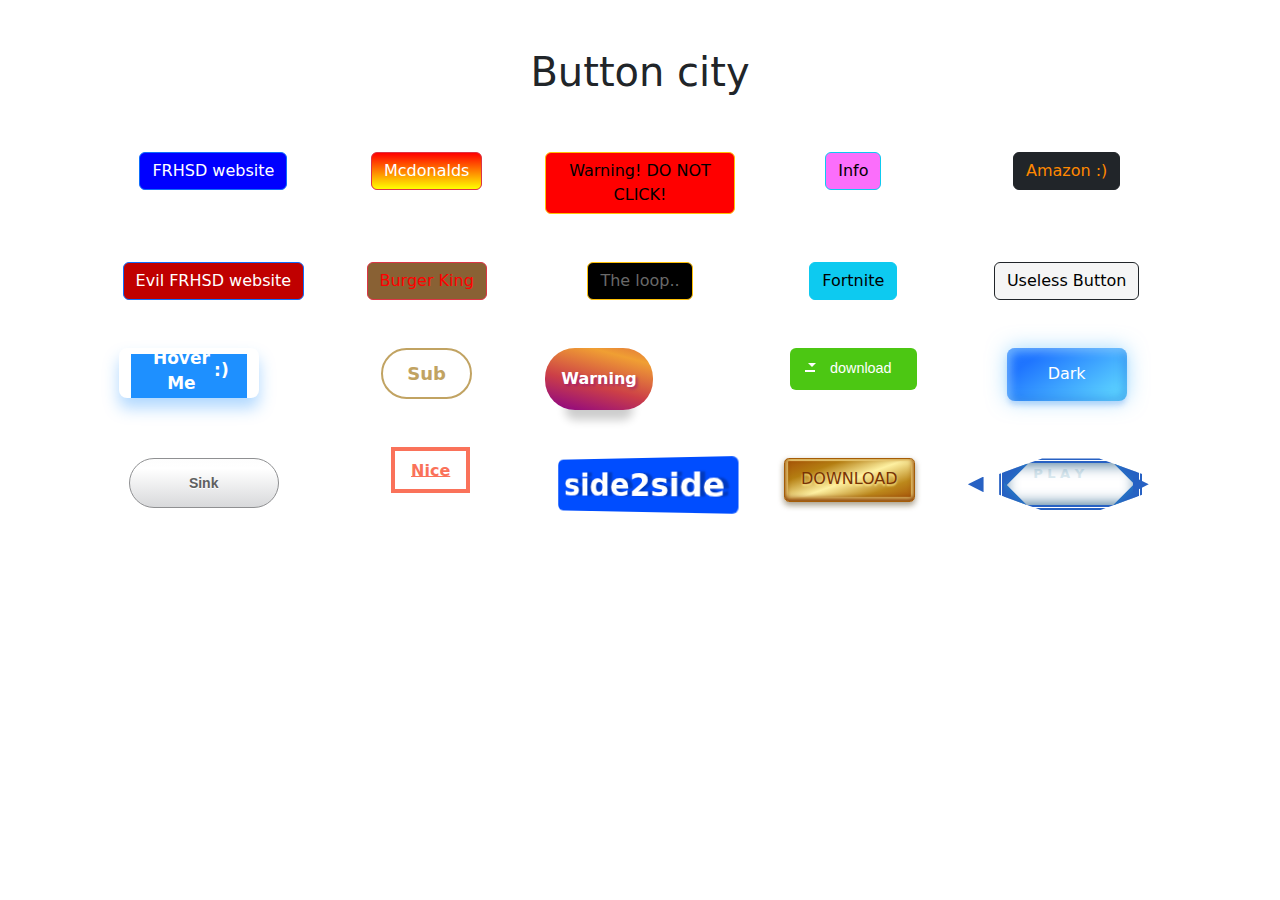
<file: button.html>
<!DOCTYPE html>
<html lang="en">
  <head>
    <meta charset="utf-8">
    <meta name="viewport" content="width=device-width, initial-scale=1">
    <title>Bootstrap demo</title>
    <link href="https://cdn.jsdelivr.net/npm/bootstrap@5.3.3/dist/css/bootstrap.min.css" rel="stylesheet" integrity="sha384-QWTKZyjpPEjISv5WaRU9OFeRpok6YctnYmDr5pNlyT2bRjXh0JMhjY6hW+ALEwIH" crossorigin="anonymous">
    <link rel="stylesheet" href="css/button.css">
  </head>
  <body>
    
    <div class="container-fluid text-center">
      <div class="row mt-5">
          <div class="col">
          <h1>Button city</h1>
          </div>
      </div>
      <div class="row mt-5 text-center justify-content-center">
          <div class="col-6 col-md-2">
              <a href="https://www.frhsd.com/" class="btn btn-primary" style="background-color: blue;" target="_blank">FRHSD website</a>
          </div>

          <div class="col-6 col-md-2">
            <a href="https://www.mcdonalds.com/us/en-us.html" class="btn btn-danger" style="background-image: linear-gradient(red,yellow);" target="_blank">Mcdonalds</a>
        </div>

        <div class="col-6 col-md-2">
          <a href="https://youtu.be/XixMjj1rgMU?si=-tVN-wJFq26FglcS" class="btn btn-warning" style="background-color: red;" target="_blank" >Warning! DO NOT CLICK!</a>
      </div>

      <div class="col-6 col-md-2">
        <a href="https://getbootstrap.com/docs/5.3/components/buttons/" class="btn btn-info" style="background-color: rgb(251, 110, 251);" target="_blank">Info</a>
    </div>

    <div class="col-6 col-md-2">
      <a href="https://www.youtube.com/watch?v=siwpn14IE7E"  class="btn btn-dark" style="color: rgb(255, 136, 0);">Amazon :)</a>
  </div>

          </div>

          <div class="row mt-5 text-center justify-content-center">
            <div class="col-6 col-md-2">
                <a href="https://www.mcdonalds.com/us/en-us.html" class="btn btn-primary" style="background-color: rgb(192, 0, 0);">Evil FRHSD website</a>
            </div>
  
            <div class="col-6 col-md-2">
              <a href="https://www.bk.com/" class="btn btn-danger" style="background-color:rgb(137, 97, 52); color: rgb(255, 0, 0);" target="_blank">Burger King</a>
          </div>
  
          <div class="col-6 col-md-2">
            <a href="https://github.com/Twalsh26/button-city" class="btn btn-warning" style="background-color: black; color: dimgrey;">The loop..</a>
        </div>
  
        <div class="col-6 col-md-2">
          <a href="https://youtu.be/aOAiUwz7Zt8?si=ZsGyYeOtC0anyZJf" class="btn btn-info">Fortnite</a>
      </div>
  
      <div class="col-6 col-md-2">
        <a href="file:///C:/Users/126TWalsh/OneDrive%20-%20FRHSD/Desktop/button%20city/index.html" style="background-color:whitesmoke; color: black;" class="btn btn-dark">Useless Button</a>
    </div>
  
            </div>


            <div class="row mt-5 text-center justify-content-center">
              <div class="col-6 col-md-2">
                <a href="" class="btn Hoverme">
                  <div>
                    <span>
                      <p>Hover Me</p><p>:)</p>
                    </span>
                  </div>
                  <div>
                    <span>
                      <p>Thanks</p><p>:D</p>
                    </span>
                  </div>
                </a>
            </div>
                
    
              <div class="col-6 col-md-2">
                <a href="https://www.youtube.com/watch?v=siwpn14IE7E" class="btn sub">Sub</a>
            </div>
    
            <div class="col-6 col-md-2">
              <a href="" class="btn unlock">Warning</a>
          </div>
    
          <div class="col-6 col-md-2">
            <a href="https://www.youtube.com/watch?v=siwpn14IE7E" class="btn buttonDownload">download</a>
        </div>
    
        <div class="col-6 col-md-2">
          <a href="https://www.youtube.com/watch?v=siwpn14IE7E"  class="btn donate">Dark</a>
      </div>
    

      


      <div class="row mt-5 text-center justify-content-center">
        <div class="col-6 col-md-2">
          
          <a href="" class="btn sink">Sink</a>
      </div>

        <div class="col-6 col-md-2">
          <a href="https://www.youtube.com/watch?v=siwpn14IE7E" class="Btn Nice">Nice</a>
      </div>

      <div class="col-6 col-md-2">
        <a href="" class="btn wiggle">side2side</a>
    </div>

    <div class="col-6 col-md-2">
      <a href="https://www.youtube.com/watch?v=siwpn14IE7E" class="btn golden-button">download</a>
  </div>

  <div class="col-6 col-md-2">
    <a href="" class="btn PLAY">
    P L A Y
    <div id="clip">
        <div id="leftTop" class="corner"></div>
        <div id="rightBottom" class="corner"></div>
        <div id="rightTop" class="corner"></div>
        <div id="leftBottom" class="corner"></div>
    </div>
    <span id="rightArrow" class="arrow"></span>
    <span id="leftArrow" class="arrow"></span>
  </a>
</div>


              </div>
     
  </div>
    
    <script src="https://cdn.jsdelivr.net/npm/bootstrap@5.3.3/dist/js/bootstrap.bundle.min.js" integrity="sha384-YvpcrYf0tY3lHB60NNkmXc5s9fDVZLESaAA55NDzOxhy9GkcIdslK1eN7N6jIeHz" crossorigin="anonymous"></script>
  </body>
</html>
</file>
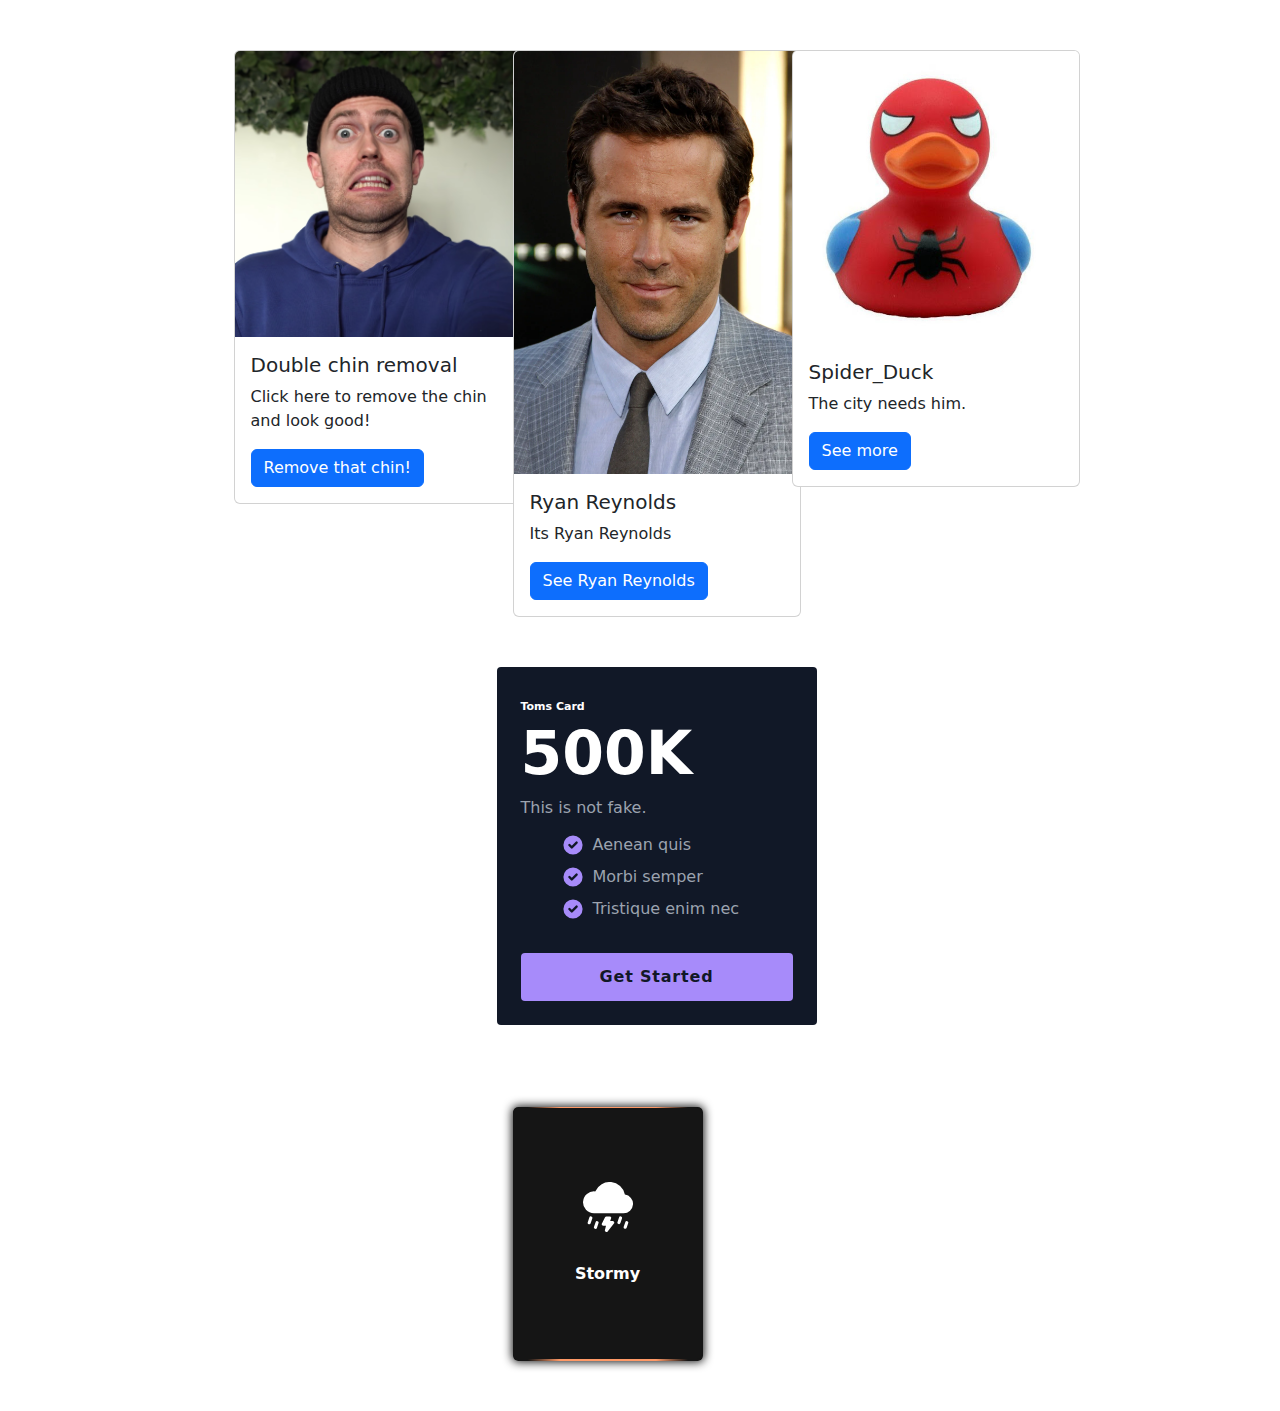
<file: cards.html>
<!DOCTYPE html>
<html lang="en">

<head>
  <meta charset="utf-8">
  <meta name="viewport" content="width=device-width, initial-scale=1">
  <title>Bootstrap demo</title>
  <link href="https://cdn.jsdelivr.net/npm/bootstrap@5.3.3/dist/css/bootstrap.min.css" rel="stylesheet"
    integrity="sha384-QWTKZyjpPEjISv5WaRU9OFeRpok6YctnYmDr5pNlyT2bRjXh0JMhjY6hW+ALEwIH" crossorigin="anonymous">
  <link rel="stylesheet" href="css/card.css">
</head>

<body>
  <div class="container">
    <div class="row">
      <div class="col-3">
        <div class="card" style="width: 18rem;">
          <img src="img/a guy.png" class="card-img-top" alt="...">
          <div class="card-body">
            <h5 class="card-title">Double chin removal</h5>
            <p class="card-text">Click here to remove the chin and look good!</p>
            <a href="https://www.wikihow.com/Mew" class="btn btn-primary">Remove that chin!</a>
          </div>
        </div>
      </div>
      <div class="col-3">
        <div class="card" style="width: 18rem;">
          <img src="img/Ryan-Reynolds-2011.webp" class="card-img-top" alt="...">
          <div class="card-body">
            <h5 class="card-title">Ryan Reynolds</h5>
            <p class="card-text">Its Ryan Reynolds</p>
            <a href="https://www.youtube.com/channel/UCA3-nIYWu4PTWkb6NwhEpzg" class="btn btn-primary">See Ryan
              Reynolds</a>
          </div>
        </div>
      </div>

      <div class="col-3">
        <div class="card" style="width: 18rem;">
          <img src="img/Spider-duck.jpg" class="card-img-top" alt="...">
          <div class="card-body">
            <h5 class="card-title">Spider_Duck</h5>
            <p class="card-text">The city needs him.</p>
            <a href="https://www.google.com/search?q=spider+duck&sca_esv=1114ab6409594670&rlz=1C1GCEB_enUS1079US1080&hl=en&prmd=isvnhmbtz&source=lnms&sa=X&ved=2ahUKEwie_uq52e6EAxX_kIkEHSLVC1gQ0pQJegQIAhAC&biw=1288&bih=573&dpr=1.5"
              class="btn btn-primary">See more</a>
          </div>
        </div>
      </div>
    </div>




    <div class="row">
      <div class="col-3">
        <div class="yaya-card">
          <div class="header">
            <span class="title">Toms Card</span>
            <span class="price">500K</span>
          </div>
          <p class="desc">This is not fake.</p>
          <ul class="lists">
            <li class="list">
              <svg xmlns="http://www.w3.org/2000/svg" viewBox="0 0 20 20" fill="currentColor">
                <path fill-rule="evenodd"
                  d="M10 18a8 8 0 100-16 8 8 0 000 16zm3.707-9.293a1 1 0 00-1.414-1.414L9 10.586 7.707 9.293a1 1 0 00-1.414 1.414l2 2a1 1 0 001.414 0l4-4z"
                  clip-rule="evenodd"></path>
              </svg>
              <span>Aenean quis</span>
            </li>
            <li class="list">
              <svg xmlns="http://www.w3.org/2000/svg" viewBox="0 0 20 20" fill="currentColor">
                <path fill-rule="evenodd"
                  d="M10 18a8 8 0 100-16 8 8 0 000 16zm3.707-9.293a1 1 0 00-1.414-1.414L9 10.586 7.707 9.293a1 1 0 00-1.414 1.414l2 2a1 1 0 001.414 0l4-4z"
                  clip-rule="evenodd"></path>
              </svg>
              <span>Morbi semper</span>
            </li>
            <li class="list">
              <svg xmlns="http://www.w3.org/2000/svg" viewBox="0 0 20 20" fill="currentColor">
                <path fill-rule="evenodd"
                  d="M10 18a8 8 0 100-16 8 8 0 000 16zm3.707-9.293a1 1 0 00-1.414-1.414L9 10.586 7.707 9.293a1 1 0 00-1.414 1.414l2 2a1 1 0 001.414 0l4-4z"
                  clip-rule="evenodd"></path>
              </svg>
              <span>Tristique enim nec</span>
            </li>
          </ul>
          <button type="button" class="action">Get Started</button>
        </div>

      </div>
      </div>

      <!-- Pizza Card -->
      <div class="row">
      <div class="col-3">
        <div class="pizza-card">
          <div class="content">
            <div class="back">
              <div class="back-content">
                <svg xmlns="http://www.w3.org/2000/svg" width="50" height="50" fill="currentColor"
                  class="bi bi-cloud-lightning-rain-fill" viewBox="0 0 16 16">
                  <path
                    d="M2.658 11.026a.5.5 0 0 1 .316.632l-.5 1.5a.5.5 0 1 1-.948-.316l.5-1.5a.5.5 0 0 1 .632-.316m9.5 0a.5.5 0 0 1 .316.632l-.5 1.5a.5.5 0 0 1-.948-.316l.5-1.5a.5.5 0 0 1 .632-.316m-7.5 1.5a.5.5 0 0 1 .316.632l-.5 1.5a.5.5 0 1 1-.948-.316l.5-1.5a.5.5 0 0 1 .632-.316m9.5 0a.5.5 0 0 1 .316.632l-.5 1.5a.5.5 0 0 1-.948-.316l.5-1.5a.5.5 0 0 1 .632-.316m-7.105-1.25A.5.5 0 0 1 7.5 11h1a.5.5 0 0 1 .474.658l-.28.842H9.5a.5.5 0 0 1 .39.812l-2 2.5a.5.5 0 0 1-.875-.433L7.36 14H6.5a.5.5 0 0 1-.447-.724zm6.352-7.249a5.001 5.001 0 0 0-9.499-1.004A3.5 3.5 0 1 0 3.5 10H13a3 3 0 0 0 .405-5.973" />
                </svg>
                <strong>Stormy</strong>
              </div>
            </div>
            <div class="front">

              <div class="img">
                <div class="circle">
                </div>
                <div class="circle" id="right">
                </div>
                <div class="circle" id="bottom">
                </div>
              </div>

              <div class="front-content">
                <small class="badge">Pasta</small>
                <div class="description">
                  <div class="title">
                    <p class="title">
                      <strong>Spaguetti Bolognese</strong>
                    </p>
                    <svg fill-rule="nonzero" height="15px" width="15px" viewBox="0,0,256,256"
                      xmlns:xlink="http://www.w3.org/1999/xlink" xmlns="http://www.w3.org/2000/svg">
                      <g style="mix-blend-mode: normal" text-anchor="none" font-size="none" font-weight="none"
                        font-family="none" stroke-dashoffset="0" stroke-dasharray="" stroke-miterlimit="10"
                        stroke-linejoin="miter" stroke-linecap="butt" stroke-width="1" stroke="none" fill-rule="nonzero"
                        fill="#20c997">
                        <g transform="scale(8,8)">
                          <path d="M25,27l-9,-6.75l-9,6.75v-23h18z"></path>
                        </g>
                      </g>
                    </svg>
                  </div>
                  <p class="card-footer">
                    30 Mins &nbsp; | &nbsp; 1 Serving
                  </p>
                </div>
              </div>
            </div>
          </div>
        </div>
      </div>



    </div>
  </div>
  <script src="https://cdn.jsdelivr.net/npm/bootstrap@5.3.3/dist/js/bootstrap.bundle.min.js"
    integrity="sha384-YvpcrYf0tY3lHB60NNkmXc5s9fDVZLESaAA55NDzOxhy9GkcIdslK1eN7N6jIeHz"
    crossorigin="anonymous"></script>
</body>

</html>
</file>
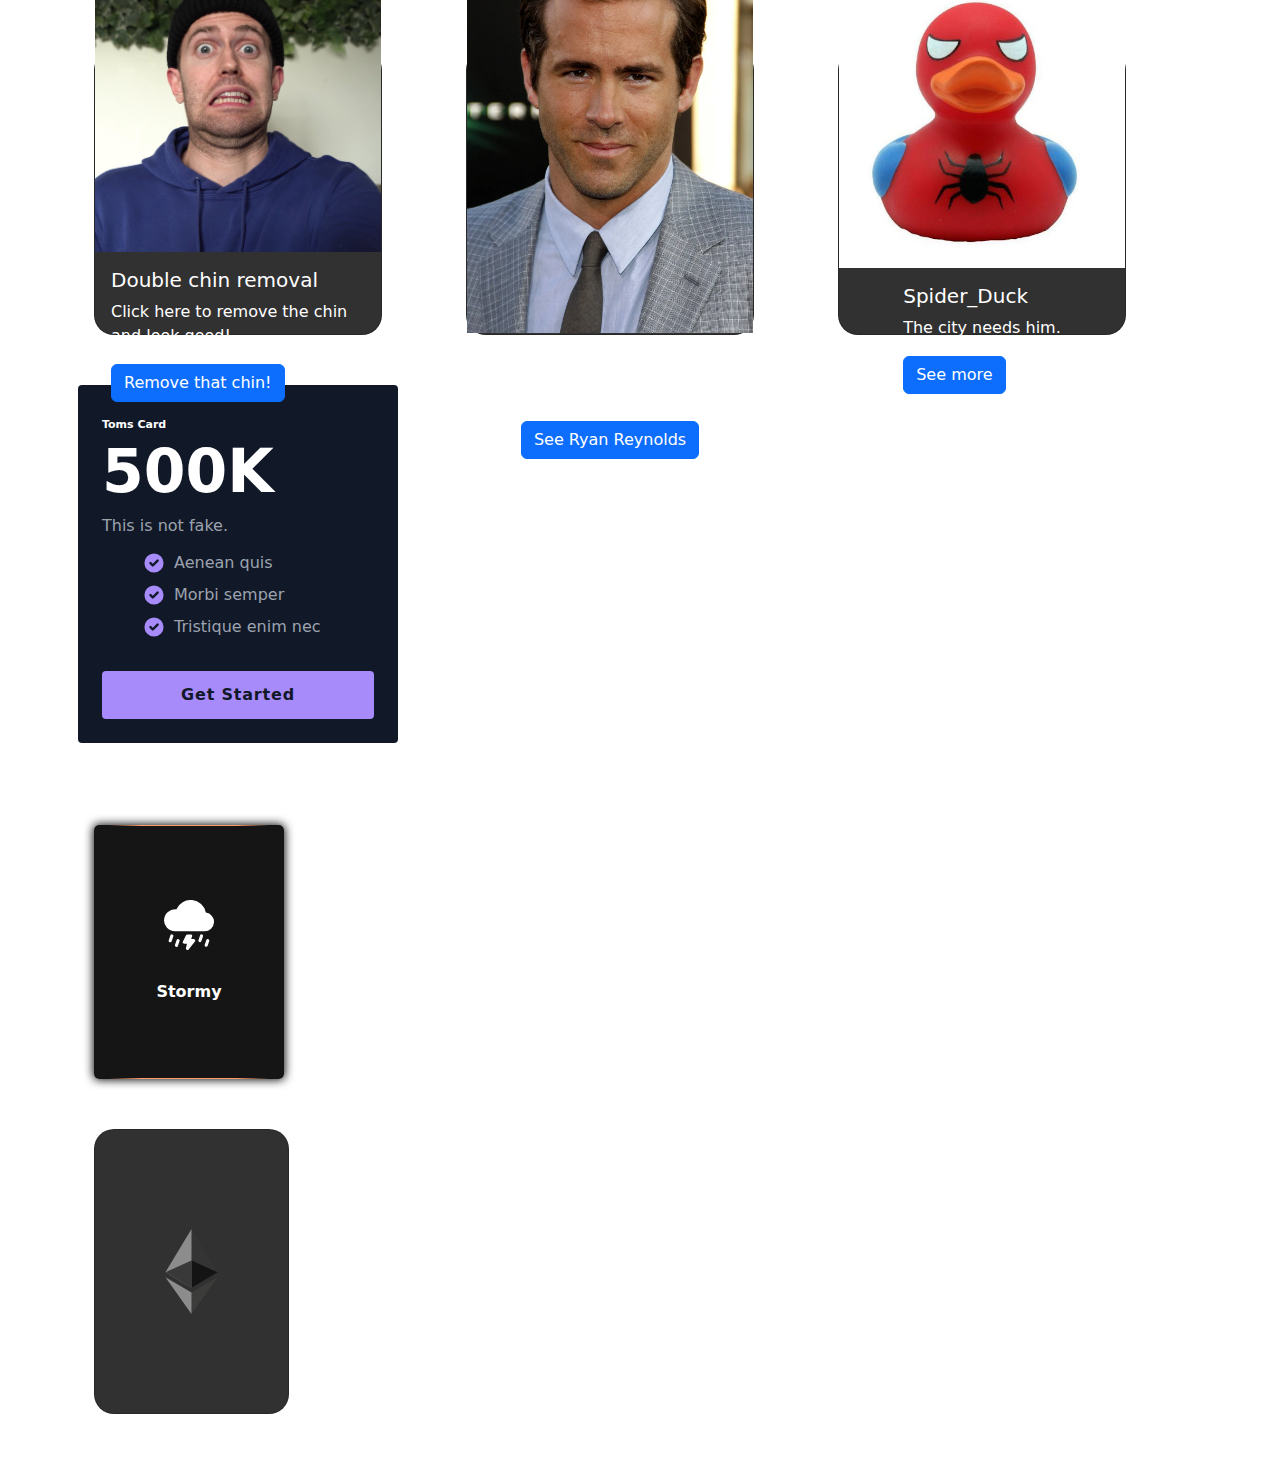
<file: cards2.html>
<!doctype html>
<html lang="en">

<head>
    <meta charset="utf-8">
    <meta name="viewport" content="width=device-width, initial-scale=1">
    <title>Bootstrap demo</title>
    <link href="https://cdn.jsdelivr.net/npm/bootstrap@5.3.3/dist/css/bootstrap.min.css" rel="stylesheet"
        integrity="sha384-QWTKZyjpPEjISv5WaRU9OFeRpok6YctnYmDr5pNlyT2bRjXh0JMhjY6hW+ALEwIH" crossorigin="anonymous">
        <link rel="stylesheet" href="css/card2.css">
</head>

<body>

    <div class="container">

        <div class="row">
            <div class="col">
                <div class="card" style="width: 18rem;">
                    <img src="img/a guy.png" class="card-img-top" alt="...">
                    <div class="card-body">
                      <h5 class="card-title">Double chin removal</h5>
                      <p class="card-text">Click here to remove the chin and look good!</p>
                      <a href="https://www.wikihow.com/Mew" class="btn btn-primary">Remove that chin!</a>
                    </div>
                  </div>
            </div>
            <div class="col">
                <div class="card" style="width: 18rem;">
                    <img src="img/Ryan-Reynolds-2011.webp" class="card-img-top" alt="...">
                    <div class="card-body">
                      <h5 class="card-title">Ryan Reynolds</h5>
                      <p class="card-text">Its Ryan Reynolds</p>
                      <a href="https://www.youtube.com/channel/UCA3-nIYWu4PTWkb6NwhEpzg" class="btn btn-primary">See Ryan
                        Reynolds</a>
                    </div>
                  </div>
            </div>
            <div class="col">
                <div class="card" style="width: 18rem;">
                    <img src="img/Spider-duck.jpg" class="card-img-top" alt="...">
                    <div class="card-body">
                      <h5 class="card-title">Spider_Duck</h5>
                      <p class="card-text">The city needs him.</p>
                      <a href="https://www.google.com/search?q=spider+duck&sca_esv=1114ab6409594670&rlz=1C1GCEB_enUS1079US1080&hl=en&prmd=isvnhmbtz&source=lnms&sa=X&ved=2ahUKEwie_uq52e6EAxX_kIkEHSLVC1gQ0pQJegQIAhAC&biw=1288&bih=573&dpr=1.5"
                        class="btn btn-primary">See more</a>
                    </div>
                  </div>
            </div>
        </div>

        <div class="row">
            <div class="col">
                <div class="yaya-card">
                    <div class="header">
                      <span class="title">Toms Card</span>
                      <span class="price">500K</span>
                    </div>
                    <p class="desc">This is not fake.</p>
                    <ul class="lists">
                      <li class="list">
                        <svg xmlns="http://www.w3.org/2000/svg" viewBox="0 0 20 20" fill="currentColor">
                          <path fill-rule="evenodd"
                            d="M10 18a8 8 0 100-16 8 8 0 000 16zm3.707-9.293a1 1 0 00-1.414-1.414L9 10.586 7.707 9.293a1 1 0 00-1.414 1.414l2 2a1 1 0 001.414 0l4-4z"
                            clip-rule="evenodd"></path>
                        </svg>
                        <span>Aenean quis</span>
                      </li>
                      <li class="list">
                        <svg xmlns="http://www.w3.org/2000/svg" viewBox="0 0 20 20" fill="currentColor">
                          <path fill-rule="evenodd"
                            d="M10 18a8 8 0 100-16 8 8 0 000 16zm3.707-9.293a1 1 0 00-1.414-1.414L9 10.586 7.707 9.293a1 1 0 00-1.414 1.414l2 2a1 1 0 001.414 0l4-4z"
                            clip-rule="evenodd"></path>
                        </svg>
                        <span>Morbi semper</span>
                      </li>
                      <li class="list">
                        <svg xmlns="http://www.w3.org/2000/svg" viewBox="0 0 20 20" fill="currentColor">
                          <path fill-rule="evenodd"
                            d="M10 18a8 8 0 100-16 8 8 0 000 16zm3.707-9.293a1 1 0 00-1.414-1.414L9 10.586 7.707 9.293a1 1 0 00-1.414 1.414l2 2a1 1 0 001.414 0l4-4z"
                            clip-rule="evenodd"></path>
                        </svg>
                        <span>Tristique enim nec</span>
                      </li>
                    </ul>
                    <button type="button" class="action">Get Started</button>
                  </div>
            </div>
        </div>

        <div class="row">
            <div class="col">
                <div class="weather-card">
                    <div class="content">
                      <div class="back">
                        <div class="back-content">
                          <svg xmlns="http://www.w3.org/2000/svg" width="50" height="50" fill="currentColor"
                            class="bi bi-cloud-lightning-rain-fill" viewBox="0 0 16 16">
                            <path
                              d="M2.658 11.026a.5.5 0 0 1 .316.632l-.5 1.5a.5.5 0 1 1-.948-.316l.5-1.5a.5.5 0 0 1 .632-.316m9.5 0a.5.5 0 0 1 .316.632l-.5 1.5a.5.5 0 0 1-.948-.316l.5-1.5a.5.5 0 0 1 .632-.316m-7.5 1.5a.5.5 0 0 1 .316.632l-.5 1.5a.5.5 0 1 1-.948-.316l.5-1.5a.5.5 0 0 1 .632-.316m9.5 0a.5.5 0 0 1 .316.632l-.5 1.5a.5.5 0 0 1-.948-.316l.5-1.5a.5.5 0 0 1 .632-.316m-7.105-1.25A.5.5 0 0 1 7.5 11h1a.5.5 0 0 1 .474.658l-.28.842H9.5a.5.5 0 0 1 .39.812l-2 2.5a.5.5 0 0 1-.875-.433L7.36 14H6.5a.5.5 0 0 1-.447-.724zm6.352-7.249a5.001 5.001 0 0 0-9.499-1.004A3.5 3.5 0 1 0 3.5 10H13a3 3 0 0 0 .405-5.973" />
                          </svg>
                          <strong>Stormy</strong>
                        </div>
                      </div>
                      <div class="front">
          
                        <div class="img">
                          <div class="circle">
                          </div>
                          <div class="circle" id="right">
                          </div>
                          <div class="circle" id="bottom">
                          </div>
                        </div>
          
                        <div class="front-content">
                          <small class="badge">Pasta</small>
                          <div class="description">
                            <div class="title">
                              <p class="title">
                                <strong>Spaguetti Bolognese</strong>
                              </p>
                              <svg fill-rule="nonzero" height="15px" width="15px" viewBox="0,0,256,256"
                                xmlns:xlink="http://www.w3.org/1999/xlink" xmlns="http://www.w3.org/2000/svg">
                                <g style="mix-blend-mode: normal" text-anchor="none" font-size="none" font-weight="none"
                                  font-family="none" stroke-dashoffset="0" stroke-dasharray="" stroke-miterlimit="10"
                                  stroke-linejoin="miter" stroke-linecap="butt" stroke-width="1" stroke="none" fill-rule="nonzero"
                                  fill="#20c997">
                                  <g transform="scale(8,8)">
                                    <path d="M25,27l-9,-6.75l-9,6.75v-23h18z"></path>
                                  </g>
                                </g>
                              </svg>
                            </div>
                            <p class="card-footer">
                              30 Mins &nbsp; | &nbsp; 1 Serving
                            </p>
                          </div>
                        </div>
                      </div>
                    </div>
                  </div>
            </div>
        </div>


        <div class="row">
    <div class="col">
        <div class="card">
            <svg class="img" xmlns="http://www.w3.org/2000/svg" xml:space="preserve" width="100%" height="100%" version="1.1" shape-rendering="geometricPrecision" text-rendering="geometricPrecision" image-rendering="optimizeQuality" fill-rule="evenodd" clip-rule="evenodd" viewBox="0 0 784.37 1277.39" xmlns:xlink="http://www.w3.org/1999/xlink">
           <g id="Layer_x0020_1">
            <metadata id="CorelCorpID_0Corel-Layer"></metadata>
            <g id="_1421394342400">
             <g>
              <polygon fill="#343434" fill-rule="nonzero" points="392.07,0 383.5,29.11 383.5,873.74 392.07,882.29 784.13,650.54"></polygon>
              <polygon fill="#8C8C8C" fill-rule="nonzero" points="392.07,0 -0,650.54 392.07,882.29 392.07,472.33"></polygon>
              <polygon fill="#3C3C3B" fill-rule="nonzero" points="392.07,956.52 387.24,962.41 387.24,1263.28 392.07,1277.38 784.37,724.89"></polygon>
              <polygon fill="#8C8C8C" fill-rule="nonzero" points="392.07,1277.38 392.07,956.52 -0,724.89"></polygon>
              <polygon fill="#141414" fill-rule="nonzero" points="392.07,882.29 784.13,650.54 392.07,472.33"></polygon>
              <polygon fill="#393939" fill-rule="nonzero" points="0,650.54 392.07,882.29 392.07,472.33"></polygon>
             </g>
            </g>
           </g>
          </svg>
            <div class="textBox">
              <p class="text head">Resourses</p>
              <span>Buy nature and organic resoures</span>
              <p class="text price">$50K</p>
            </div>
          </div>
             
    </div>
</div>





    </div>


    <script src="https://cdn.jsdelivr.net/npm/bootstrap@5.3.3/dist/js/bootstrap.bundle.min.js"
        integrity="sha384-YvpcrYf0tY3lHB60NNkmXc5s9fDVZLESaAA55NDzOxhy9GkcIdslK1eN7N6jIeHz"
        crossorigin="anonymous"></script>
</body>

</html>
</file>
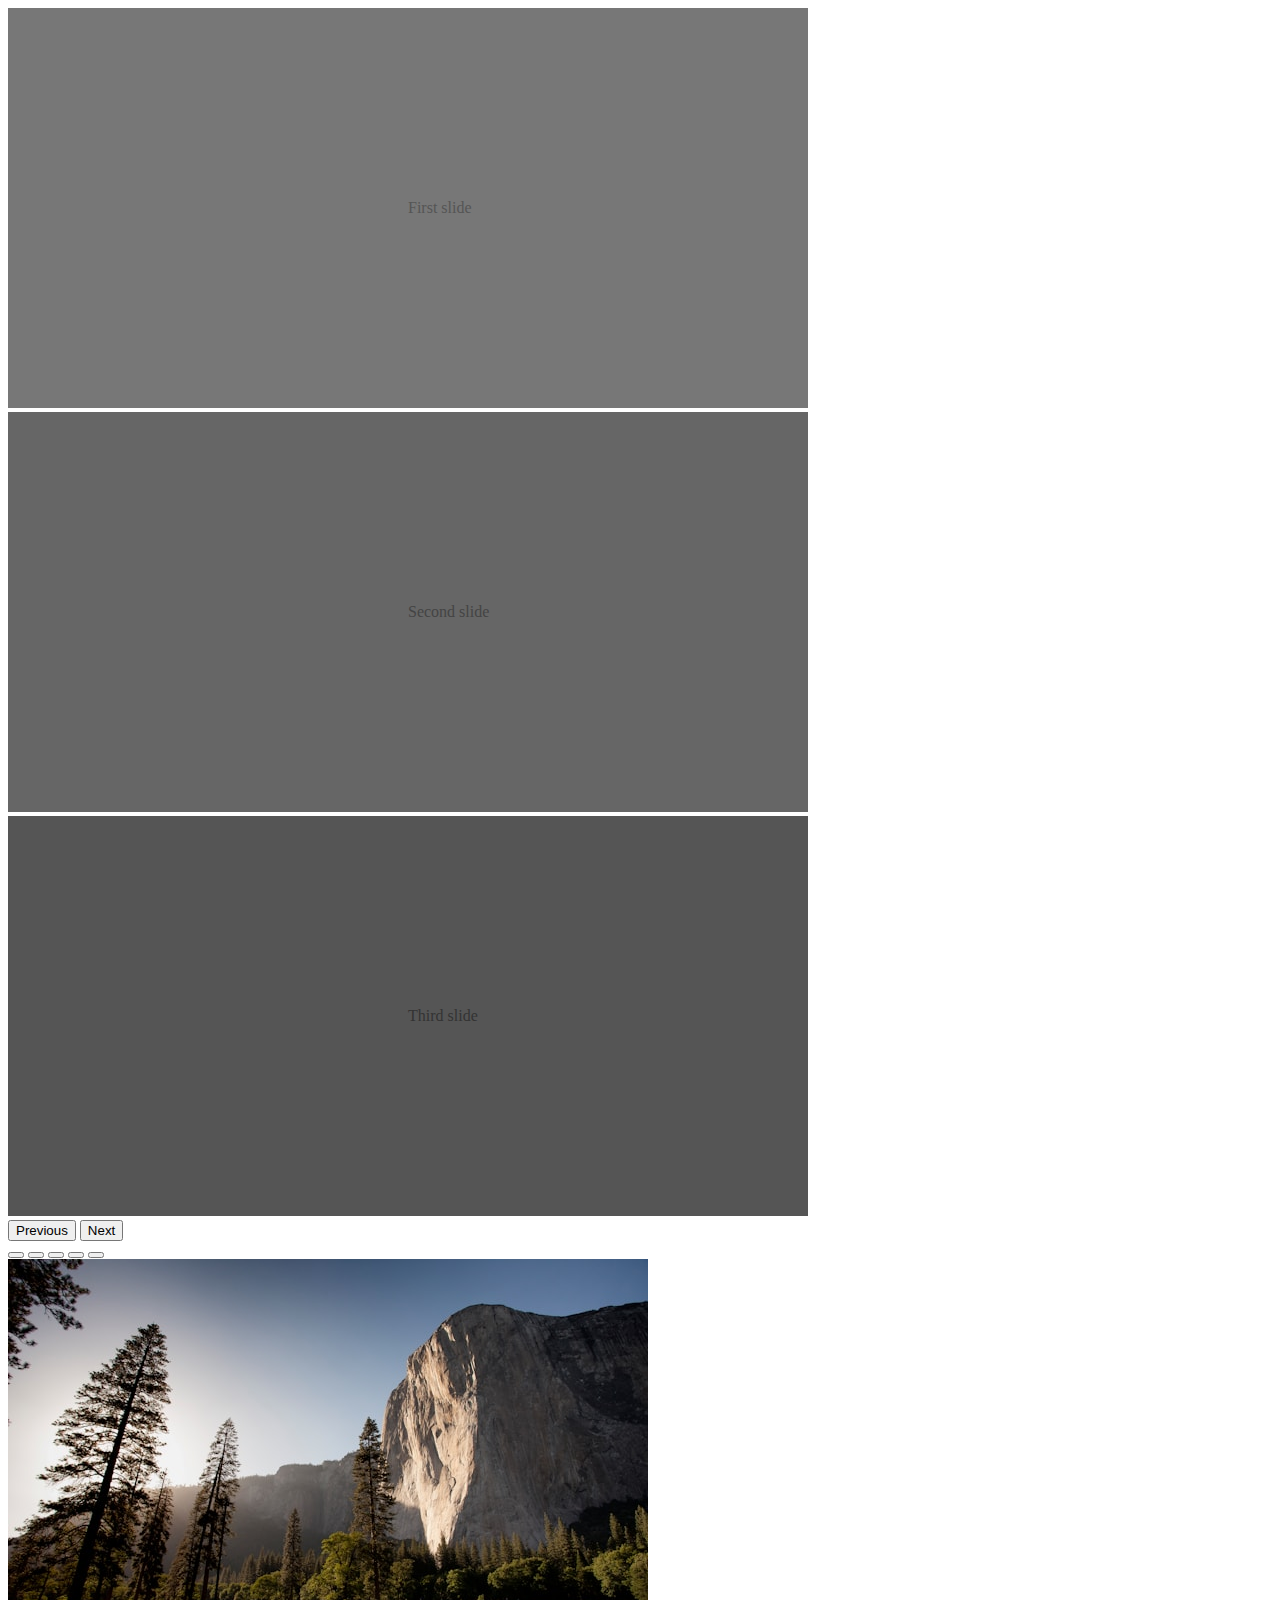
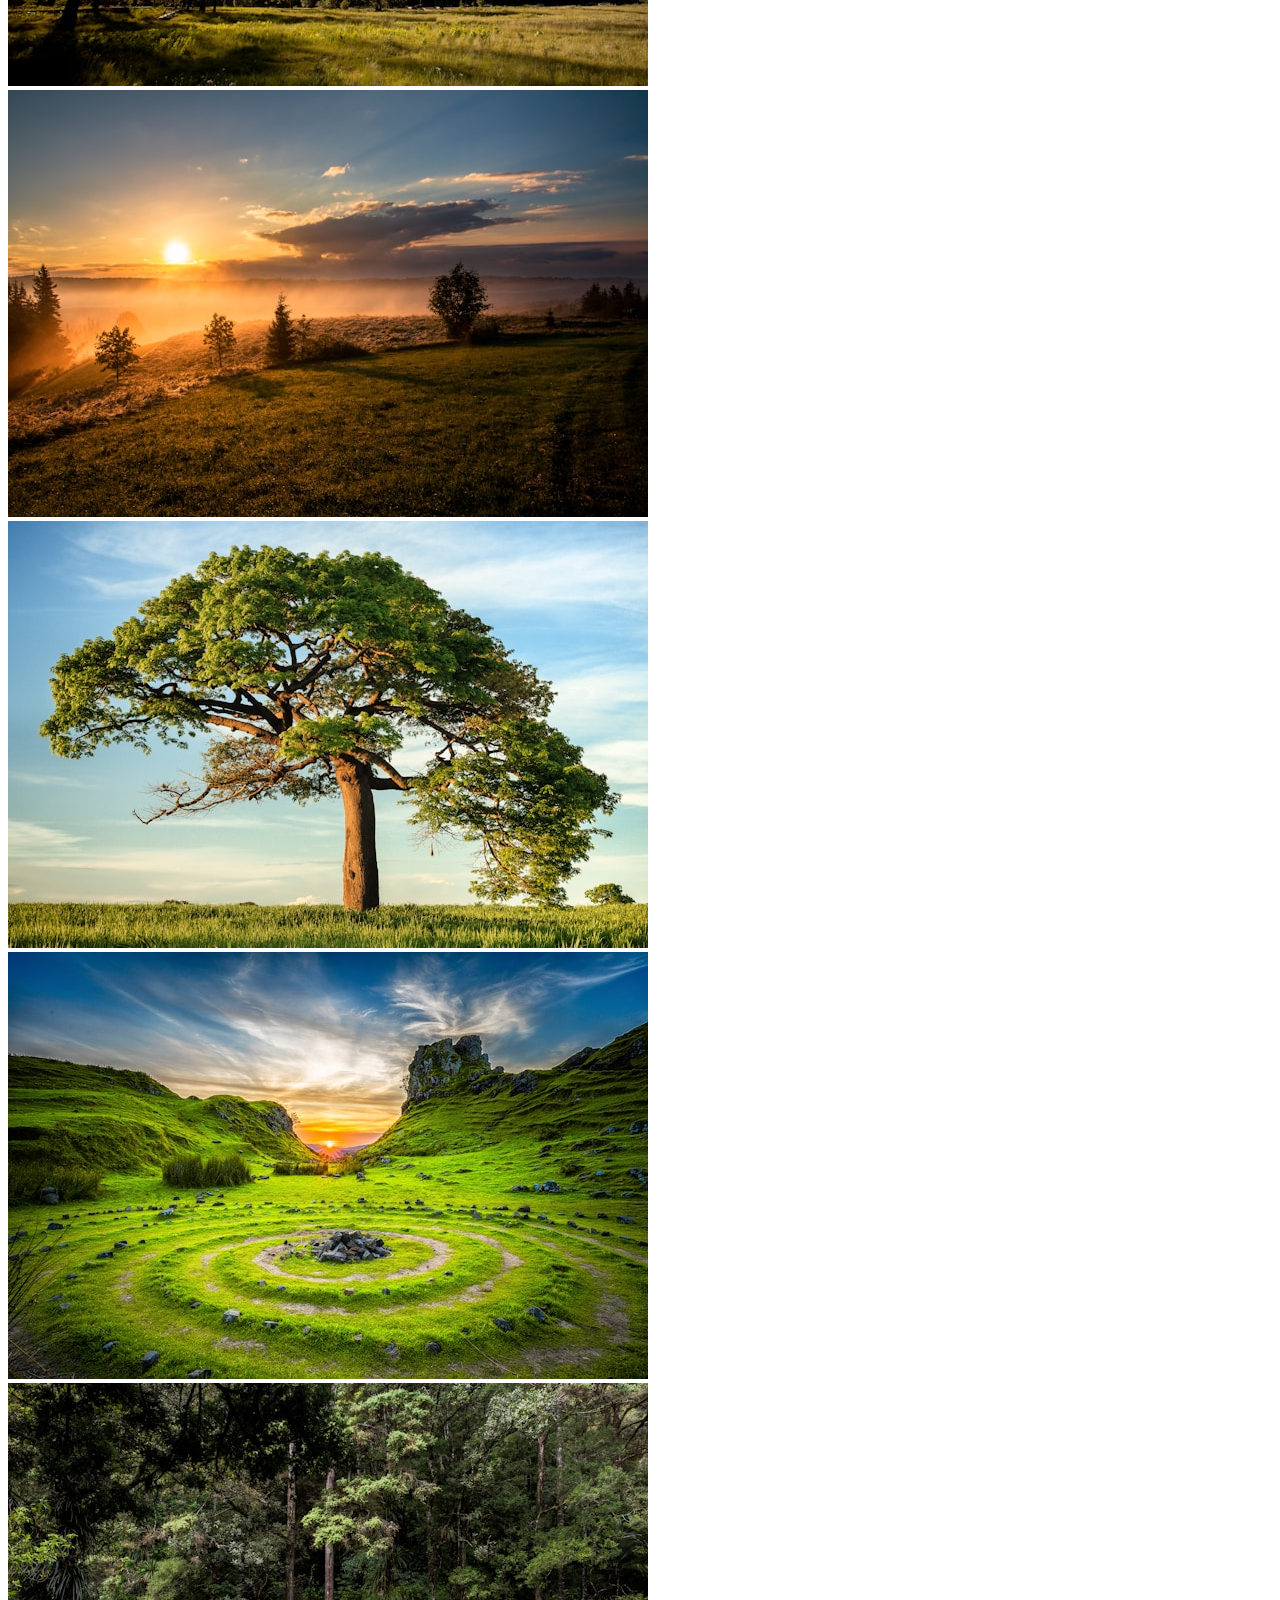
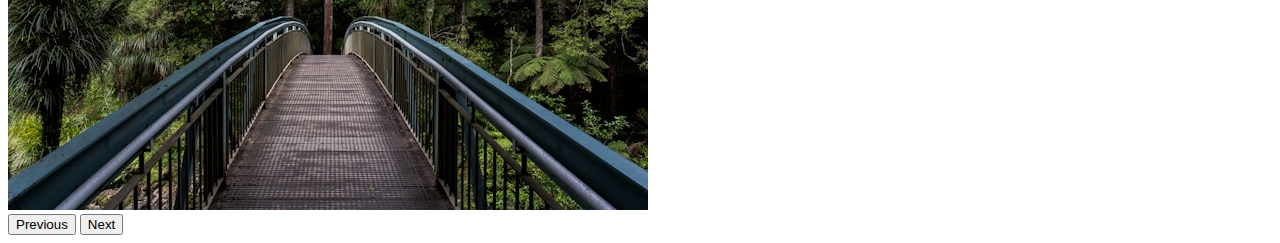
<file: Carousel.html>
<!doctype html>
<html lang="en">
  <head>
    <meta charset="utf-8">
    <meta name="viewport" content="width=device-width, initial-scale=1">

    <link href="https://cdn.jsdelivr.net/npm/bootstrap@5.1.3/dist/css/bootstrap.min.css" rel="stylesheet" integrity="sha384-1BmE4kWBq78iYhFldvKuhfTAU6auU8tT94WrHftjDbrCEXSU1oBoqyl2QvZ6jIW3" crossorigin="anonymous">

    <title>Hello, world!</title>
  </head>
  <body>
    <div class="container">
      <div class="row">
        <div id="carouselExample" class="carousel slide">
          <div class="carousel-inner">
            <div class="carousel-item active">
              <svg class="bd-placeholder-img bd-placeholder-img-lg d-block w-100" width="800" height="400" xmlns="http://www.w3.org/2000/svg" role="img" aria-label="Placeholder: First slide" preserveAspectRatio="xMidYMid slice" focusable="false"><title>Placeholder</title><rect width="100%" height="100%" fill="#777"></rect><text x="50%" y="50%" fill="#555" dy=".3em">First slide</text></svg>
            </div>
            <div class="carousel-item">
              <svg class="bd-placeholder-img bd-placeholder-img-lg d-block w-100" width="800" height="400" xmlns="" role="http://www.w3.org/2000/svg" aria-label="Placeholder: Second slide" preserveAspectRatio="xMidYMid slice" focusable="false"><title>Placeholder</title><rect width="100%" height="100%" fill="#666"></rect><text x="50%" y="50%" fill="#444" dy=".3em">Second slide</text></svg>
            </div>
            <div class="carousel-item">
              <svg class="bd-placeholder-img bd-placeholder-img-lg d-block w-100" width="800" height="400" xmlns="http://www.w3.org/2000/svg" role="img" aria-label="Placeholder: Third slide" preserveAspectRatio="xMidYMid slice" focusable="false"><title>Placeholder</title><rect width="100%" height="100%" fill="#555"></rect><text x="50%" y="50%" fill="#333" dy=".3em">Third slide</text></svg>
            </div>
          </div>
          <button class="carousel-control-prev" type="button" data-bs-target="#carouselExample" data-bs-slide="prev">
            <span class="carousel-control-prev-icon" aria-hidden="true"></span>
            <span class="visually-hidden">Previous</span>
          </button>
          <button class="carousel-control-next" type="button" data-bs-target="#carouselExample" data-bs-slide="next">
            <span class="carousel-control-next-icon" aria-hidden="true"></span>
            <span class="visually-hidden">Next</span>
          </button>
        </div>


      </div>

      <div class="row my-5">
        <div class="col-3">
          <div id="carouselExampleIndicators" class="carousel slide">
            <div class="carousel-indicators">
              <button type="button" data-bs-target="#carouselExampleIndicators" data-bs-slide-to="0" class="active" aria-current="true" aria-label="Slide 1"></button>
              <button type="button" data-bs-target="#carouselExampleIndicators" data-bs-slide-to="1" aria-label="Slide 2"></button>
              <button type="button" data-bs-target="#carouselExampleIndicators" data-bs-slide-to="2" aria-label="Slide 3"></button>
              <button type="button" data-bs-target="#carouselExampleIndicators" data-bs-slide-to="3" aria-label="Slide 4"></button>
              <button type="button" data-bs-target="#carouselExampleIndicators" data-bs-slide-to="4" aria-label="Slide 5"></button>
            </div>
            <div class="carousel-inner">
              <div class="carousel-item active">
                <img src="img/image-01.jpg" class="d-block w-100" alt="...">
              </div>
              <div class="carousel-item">
                <img src="img/image-02.jpg" class="d-block w-100" alt="...">
              </div>
              <div class="carousel-item">
                <img src="img/image-03.jpg" class="d-block w-100" alt="...">
              </div>
              <div class="carousel-item">
                <img src="img/image-04.jpg" class="d-block w-100" alt="...">
              </div>
              <div class="carousel-item">
                <img src="img/image-05.jpg" class="d-block w-100" alt="...">
              </div>
            </div>
            <button class="carousel-control-prev" type="button" data-bs-target="#carouselExampleIndicators" data-bs-slide="prev">
              <span class="carousel-control-prev-icon" aria-hidden="true"></span>
              <span class="visually-hidden">Previous</span>
            </button>
            <button class="carousel-control-next" type="button" data-bs-target="#carouselExampleIndicators" data-bs-slide="next">
              <span class="carousel-control-next-icon" aria-hidden="true"></span>
              <span class="visually-hidden">Next</span>
            </button>
          </div>
      </div>
      </div>




    </div>
    <script src="https://cdn.jsdelivr.net/npm/bootstrap@5.1.3/dist/js/bootstrap.bundle.min.js" integrity="sha384-ka7Sk0Gln4gmtz2MlQnikT1wXgYsOg+OMhuP+IlRH9sENBO0LRn5q+8nbTov4+1p" crossorigin="anonymous"></script>
  </body>
</html>
</file>
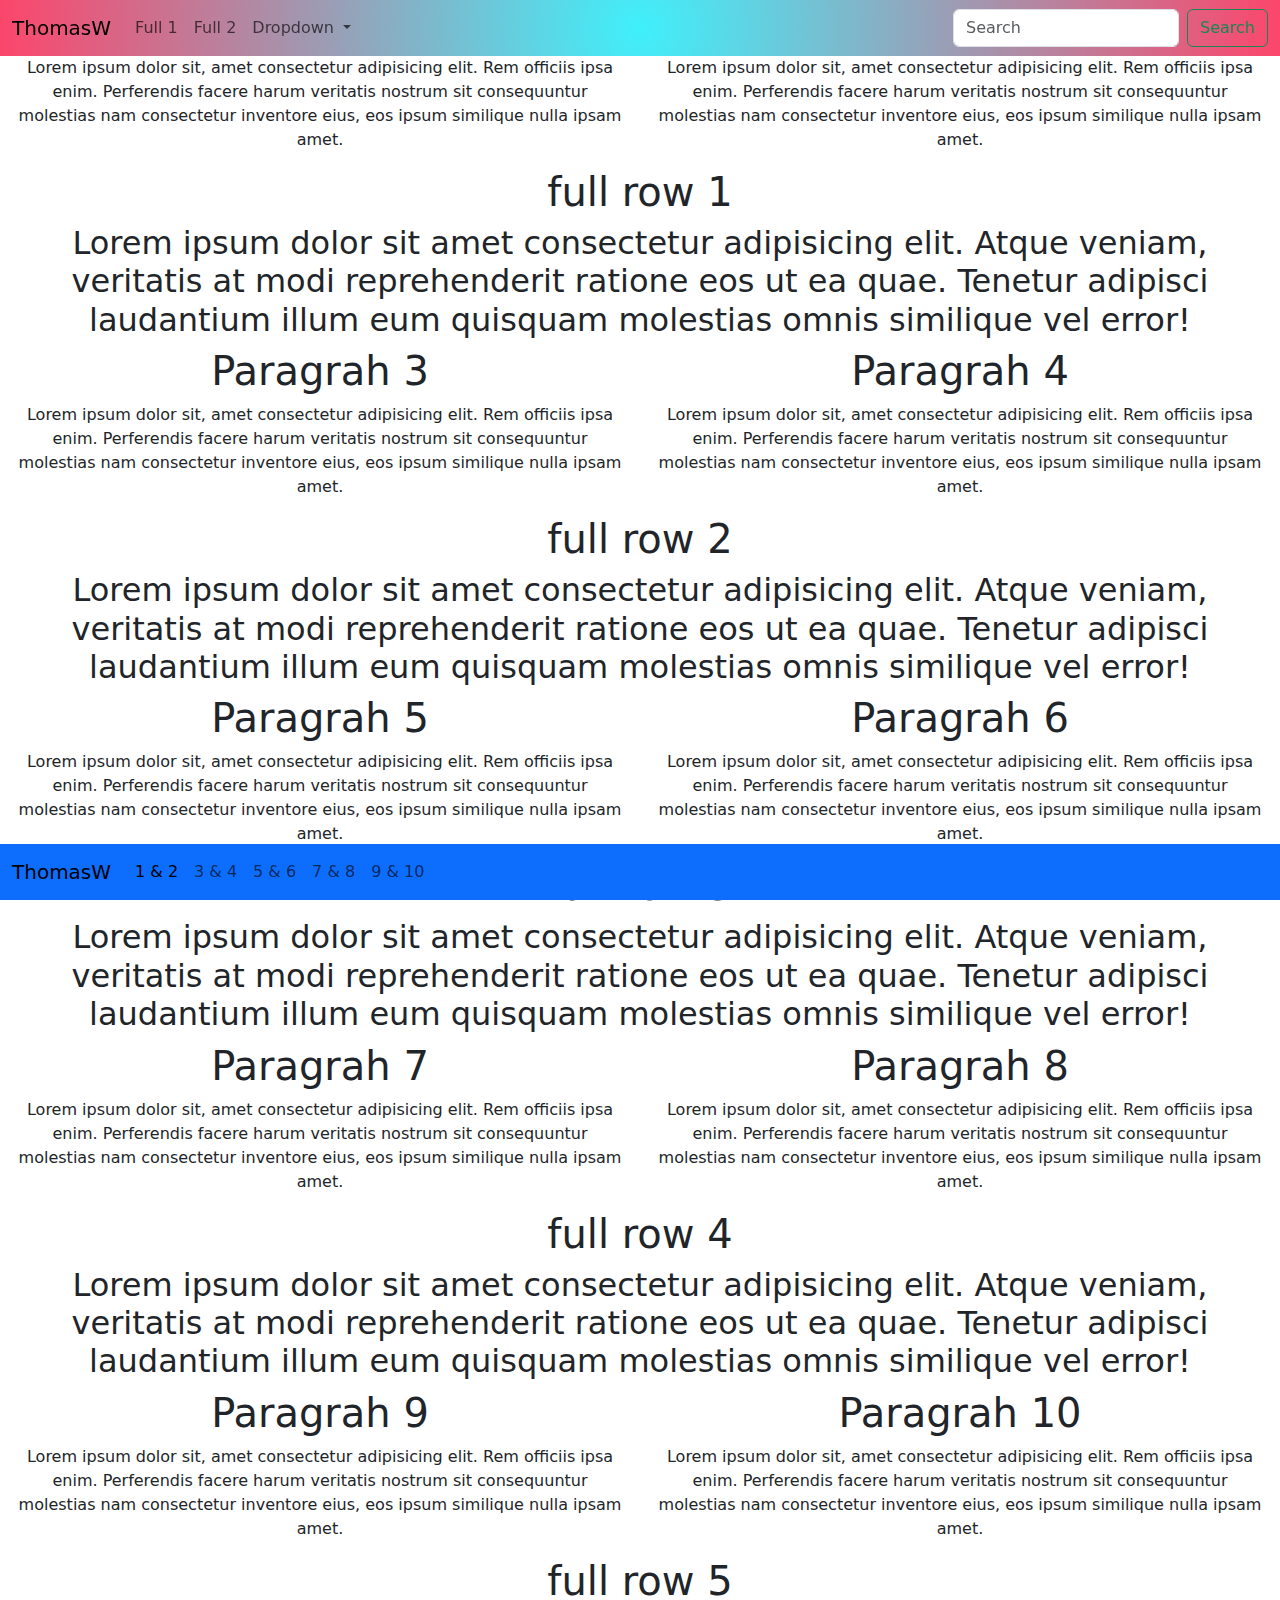
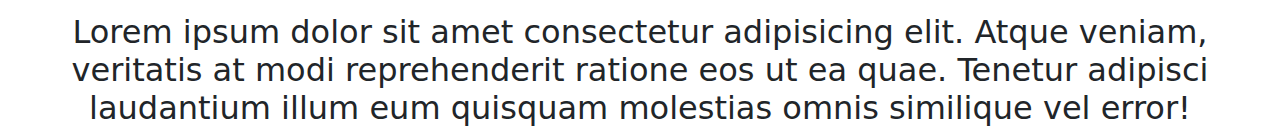
<file: navbar.html>
<!doctype html>
<html lang="en">
  <head>
    <meta charset="utf-8">
    <meta name="viewport" content="width=device-width, initial-scale=1">
    <title>Bootstrap demo</title>
    <link href="https://cdn.jsdelivr.net/npm/bootstrap@5.3.3/dist/css/bootstrap.min.css" rel="stylesheet" integrity="sha384-QWTKZyjpPEjISv5WaRU9OFeRpok6YctnYmDr5pNlyT2bRjXh0JMhjY6hW+ALEwIH" crossorigin="anonymous">
    <link rel="stylesheet" href="css/navbar.css">
  </head>
  <body>
   
    <nav class="navbar navbar-expand-lg bg-gradient fixed-top" >
        <div class="container-fluid">
          <a class="navbar-brand" href="#">ThomasW</a>
          <button class="navbar-toggler" type="button" data-bs-toggle="collapse" data-bs-target="#navbarOne" aria-controls="navbarOne" aria-expanded="false" aria-label="Toggle navigation">
            <span class="navbar-toggler-icon"></span>
          </button>
          <div class="collapse navbar-collapse" id="navbarOne">
            <ul class="navbar-nav me-auto mb-2 mb-lg-0">
              <li class="nav-item">
                <a class="nav-link"href="#full1">Full 1</a>
              </li>
              <li class="nav-item">
                <a class="nav-link" href="#full2">Full 2</a>
              </li>
              <li class="nav-item dropdown">
                <a class="nav-link dropdown-toggle" href="#" role="button" data-bs-toggle="dropdown" aria-expanded="false">
                  Dropdown
                </a>
                <ul class="dropdown-menu">
                  <li><a class="dropdown-item" href="#full3">Full 3</a></li>
                  <li><a class="dropdown-item" href="#full4">Full 4</a></li>
                  <li><hr class="dropdown-divider"></li>
                  <li><a class="dropdown-item" href="#full5">Full 5</a></li>
                </ul>
              </li>
              </ul>
              <form class="d-flex" role="search">
                <input class="form-control me-2" type="search" placeholder="Search" aria-label="Search">
                <button class="btn btn-outline-success" type="submit">Search</button>
              </form>
          </div>
        </div>
      </nav>



      <nav class="navbar navbar-expand-lg bg-primary fixed-bottom" >
        <div class="container-fluid">
          <a class="navbar-brand" href="#">ThomasW</a>
          <button class="navbar-toggler" type="button" data-bs-toggle="collapse" data-bs-target="#navbarSupportedContent" aria-controls="navbarSupportedContent" aria-expanded="false" aria-label="Toggle navigation">
            <span class="navbar-toggler-icon"></span>
          </button>
          <div class="collapse navbar-collapse" id="navbarSupportedContent">
            <ul class="navbar-nav me-auto mb-2 mb-lg-0">
              <li class="nav-item">
                <a class="nav-link active"  href="1">1 & 2</a>
              </li>
              <li class="nav-item">
                <a class="nav-link" href="2">3 & 4</a>
              </li>
              <li class="nav-item">
                <a class="nav-link" href="3">5 & 6</a>
              </li>
              <li class="nav-item">
                <a class="nav-link" href="4">7 & 8</a>
              </li>
              <li class="nav-item">
                <a class="nav-link" href="5">9 & 10</a>
              </li>
              </ul>
          </div>
        </div>
      </nav>






      
<div class="container-fluid">
    <div class="row">
        <div class="col-6">
         <h1>Paragrah 1</h1>
         
            <p>Lorem ipsum dolor sit, amet consectetur adipisicing elit. Rem officiis ipsa enim. Perferendis facere harum veritatis nostrum sit consequuntur molestias nam consectetur inventore eius, eos ipsum similique nulla ipsam amet.</p>
        </div>

        <div class="col-6">
            <h1>Paragrah 2</h1>
               <p>Lorem ipsum dolor sit, amet consectetur adipisicing elit. Rem officiis ipsa enim. Perferendis facere harum veritatis nostrum sit consequuntur molestias nam consectetur inventore eius, eos ipsum similique nulla ipsam amet.</p>
           </div>
    </div>


<div id="full1"  class="row">
  <h1>full row 1</h1>
  <h2>Lorem ipsum dolor sit amet consectetur adipisicing elit. Atque veniam, veritatis at modi reprehenderit ratione eos ut ea quae. Tenetur adipisci laudantium illum eum quisquam molestias omnis similique vel error!</h2>
</div>


    <div  id="full2"  class="row">
        <div class="col-6">
         <h1>Paragrah 3</h1>
         
            <p>Lorem ipsum dolor sit, amet consectetur adipisicing elit. Rem officiis ipsa enim. Perferendis facere harum veritatis nostrum sit consequuntur molestias nam consectetur inventore eius, eos ipsum similique nulla ipsam amet.</p>
        </div>

        <div class="col-6">
            <h1>Paragrah 4</h1>
               <p>Lorem ipsum dolor sit, amet consectetur adipisicing elit. Rem officiis ipsa enim. Perferendis facere harum veritatis nostrum sit consequuntur molestias nam consectetur inventore eius, eos ipsum similique nulla ipsam amet.</p>
           </div>
    </div>


    <div  id="full3"   class="row">
      <h1>full row 2</h1>
      <h2>Lorem ipsum dolor sit amet consectetur adipisicing elit. Atque veniam, veritatis at modi reprehenderit ratione eos ut ea quae. Tenetur adipisci laudantium illum eum quisquam molestias omnis similique vel error!</h2>
    </div>



    <div   id="full3"  class="row">
        <div class="col-6">
         <h1>Paragrah 5</h1>
         
            <p>Lorem ipsum dolor sit, amet consectetur adipisicing elit. Rem officiis ipsa enim. Perferendis facere harum veritatis nostrum sit consequuntur molestias nam consectetur inventore eius, eos ipsum similique nulla ipsam amet.</p>
        </div>

        <div class="col-6">
            <h1>Paragrah 6</h1>
               <p>Lorem ipsum dolor sit, amet consectetur adipisicing elit. Rem officiis ipsa enim. Perferendis facere harum veritatis nostrum sit consequuntur molestias nam consectetur inventore eius, eos ipsum similique nulla ipsam amet.</p>
           </div>
    </div>



    <div  id="full3"   class="row">
      <h1>full row 3</h1>
      <h2>Lorem ipsum dolor sit amet consectetur adipisicing elit. Atque veniam, veritatis at modi reprehenderit ratione eos ut ea quae. Tenetur adipisci laudantium illum eum quisquam molestias omnis similique vel error!</h2>
    </div>



    <div class="row">
        <div class="col-6">
         <h1>Paragrah 7</h1>
        
            <p>Lorem ipsum dolor sit, amet consectetur adipisicing elit. Rem officiis ipsa enim. Perferendis facere harum veritatis nostrum sit consequuntur molestias nam consectetur inventore eius, eos ipsum similique nulla ipsam amet.</p>
        </div>

        <div class="col-6">
            <h1>Paragrah 8</h1>
               <p>Lorem ipsum dolor sit, amet consectetur adipisicing elit. Rem officiis ipsa enim. Perferendis facere harum veritatis nostrum sit consequuntur molestias nam consectetur inventore eius, eos ipsum similique nulla ipsam amet.</p>
           </div>
    </div>



    <div   id="full4"   class="row">
      <h1>full row 4</h1>
      <h2>Lorem ipsum dolor sit amet consectetur adipisicing elit. Atque veniam, veritatis at modi reprehenderit ratione eos ut ea quae. Tenetur adipisci laudantium illum eum quisquam molestias omnis similique vel error!</h2>
    </div>


    <div class="row">
        <div class="col-6">
         <h1>Paragrah 9</h1>
         
            <p>Lorem ipsum dolor sit, amet consectetur adipisicing elit. Rem officiis ipsa enim. Perferendis facere harum veritatis nostrum sit consequuntur molestias nam consectetur inventore eius, eos ipsum similique nulla ipsam amet.</p>
        </div>

        <div class="col-6">
            <h1>Paragrah 10</h1>
               <p>Lorem ipsum dolor sit, amet consectetur adipisicing elit. Rem officiis ipsa enim. Perferendis facere harum veritatis nostrum sit consequuntur molestias nam consectetur inventore eius, eos ipsum similique nulla ipsam amet.</p>
           </div>
    </div>
    

    
    <div id="full5" class="row">
      <h1>full row 5</h1>
      <h2>Lorem ipsum dolor sit amet consectetur adipisicing elit. Atque veniam, veritatis at modi reprehenderit ratione eos ut ea quae. Tenetur adipisci laudantium illum eum quisquam molestias omnis similique vel error!</h2>
    </div>

</div>



    <script src="https://cdn.jsdelivr.net/npm/bootstrap@5.3.3/dist/js/bootstrap.bundle.min.js" integrity="sha384-YvpcrYf0tY3lHB60NNkmXc5s9fDVZLESaAA55NDzOxhy9GkcIdslK1eN7N6jIeHz" crossorigin="anonymous"></script>
  </body>
</html>
</file>
<file: css/button.css>
.Hoverme {
    outline: 0;
    border: 0;
    display: flex;
    flex-direction: column;
    width: 100%;
    max-width: 140px;
    height: 50px;
    border-radius: 0.5em;
    box-shadow: 0 0.625em 1em 0 rgba(30, 143, 255, 0.35);
    overflow: hidden;
   }
   
   .Hoverme div {
    transform: translateY(0px);
    width: 100%;
   }
   
   .Hoverme,
   .Hoverme div {
    transition: 0.6s cubic-bezier(.16,1,.3,1);
   }
   
   .Hoverme div span {
    display: flex;
    align-items: center;
    justify-content: space-between;
    height: 50px;
    padding: 0.75em 1.125em;
   }
   
   .Hoverme div:nth-child(1) {
    background-color: #1e90ff;
   }
   
   .Hoverme div:nth-child(2) {
    background-color: #21dc62;
   }
   
   .Hoverme:hover {
    box-shadow: 0 0.625em 1em 0 rgba(33, 220, 98, 0.35);
   }
   
   .Hoverme:hover div {
    transform: translateY(-50px);
   }
   
   .Hoverme p {
    font-size: 17px;
    font-weight: bold;
    color: #ffffff;
   }
   
   .Hoverme:active {
    transform: scale(0.95);
   }



   .sub {
    cursor: pointer;
    position: relative;
    padding: 10px 24px;
    font-size: 18px;
    color: rgb(193, 163, 98);
    border: 2px solid rgb(193, 163, 98);
    border-radius: 34px;
    background-color: transparent;
    font-weight: 600;
    transition: all 0.3s cubic-bezier(0.23, 1, 0.320, 1);
    overflow: hidden;
  }
  
  .sub::before {
    content: '';
    position: absolute;
    inset: 0;
    margin: auto;
    width: 50px;
    height: 50px;
    border-radius: inherit;
    scale: 0;
    z-index: -1;
    background-color: rgb(193, 163, 98);
    transition: all 0.6s cubic-bezier(0.23, 1, 0.320, 1);
  }
  
  .sub:hover::before {
    scale: 3;
  }
  
  .sub:hover {
    color: #212121;
    scale: 1.1;
    box-shadow: 0 0px 20px rgba(193, 163, 98,0.4);
  }
  
  .sub:active {
    scale: 1;
  }
  
  
  .buttonDownload {
    display: inline-block;
    position: relative;
    padding: 10px 25px;
    background-color: #4CC713;
    color: white;
    font-family: sans-serif;
    text-decoration: none;
    font-size: 0.9em;
    text-align: center;
    text-indent: 15px;
    border: none;
   }
   
   .buttonDownload:hover {
    background-color: #45a21a;
    color: white;
   }
   
   .buttonDownload:before, .buttonDownload:after {
    content: ' ';
    display: block;
    position: absolute;
    left: 15px;
    top: 52%;
   }
   
   .buttonDownload:before {
    width: 10px;
    height: 2px;
    border-style: solid;
    border-width: 0 2px 2px;
   }
   
   .buttonDownload:after {
    width: 0;
    height: 0;
    margin-left: 3px;
    margin-top: -7px;
    border-style: solid;
    border-width: 4px 4px 0 4px;
    border-color: transparent;
    border-top-color: inherit;
    animation: downloadArrow 1s linear infinite;
    animation-play-state: paused;
   }
   
   .buttonDownload:hover:before {
    border-color: #cdefbd;
   }
   
   .buttonDownload:hover:after {
    border-top-color: #cdefbd;
    animation-play-state: running;
   }
   
   @keyframes downloadArrow {
    0% {
     margin-top: -7px;
     opacity: 1;
    }
   
    0.001% {
     margin-top: -15px;
     opacity: 0.4;
    }
   
    50% {
     opacity: 1;
    }
   
    100% {
     margin-top: 0;
     opacity: 0.4;
    }
   }

   .unlock {
    width: fit-content;
    display: flex;
    padding: 1.2em 1rem;
    cursor: pointer;
    gap: 0.4rem;
    font-weight: bold;
    border-radius: 30px;
    text-shadow: 2px 2px 3px rgb(136 0 136 / 50%);
    background: linear-gradient(15deg, #880088, #aa2068, #cc3f47, #de6f3d, #f09f33, #de6f3d, #cc3f47, #aa2068, #880088) no-repeat;
    background-size: 300%;
    color: #fff;
    border: none;
    background-position: left center;
    box-shadow: 0 30px 10px -20px rgba(0,0,0,.2);
    transition: background .3s ease;
  }
  
  .unlock:hover {
    background-size: 320%;
    background-position: right center;
  }
  
  .unlock:hover svg {
    fill: #fff;
  }
  
  .unlock svg {
    width: 23px;
    fill: #f09f33;
    transition: .3s ease;
  }


  
  
  
  .donate {
    --clr-font-main: hsla(0 0% 20% / 100);
    --btn-bg-1: hsla(194 100% 69% / 1);
    --btn-bg-2: hsla(217 100% 56% / 1);
    --btn-bg-color: hsla(360 100% 100% / 1);
    --radii: 0.5em;
    cursor: pointer;
    padding: 0.9em 1.4em;
    min-width: 120px;
    min-height: 44px;
    font-size: var(--size, 1rem);
    font-family: "Segoe UI", system-ui, sans-serif;
    font-weight: 500;
    transition: 0.8s;
    background-size: 280% auto;
    background-image: linear-gradient(325deg, var(--btn-bg-2) 0%, var(--btn-bg-1) 55%, var(--btn-bg-2) 90%);
    border: none;
    border-radius: var(--radii);
    color: var(--btn-bg-color);
    box-shadow: 0px 0px 20px rgba(71, 184, 255, 0.5), 0px 5px 5px -1px rgba(58, 125, 233, 0.25), inset 4px 4px 8px rgba(175, 230, 255, 0.5), inset -4px -4px 8px rgba(19, 95, 216, 0.35);
  }
  
  .donate:hover {
    background-position: right top;
  }
  
  .donate:is(:focus, :focus-visible, :active) {
    outline: none;
    box-shadow: 0 0 0 3px var(--btn-bg-color), 0 0 0 6px var(--btn-bg-2);
  }
  
  @media (prefers-reduced-motion: reduce) {
    .btn-donate {
      transition: linear;
    }
  }
  



  .sink {
    display: flex;
    align-items: center;
    justify-content: center;
    outline: none;
    cursor: pointer;
    width: 150px;
    height: 50px;
    background-image: linear-gradient(to top, #D8D9DB 0%, #fff 80%, #FDFDFD 100%);
    border-radius: 30px;
    border: 1px solid #8F9092;
    transition: all 0.2s ease;
    font-family: "Source Sans Pro", sans-serif;
    font-size: 14px;
    font-weight: 600;
    color: #606060;
    text-shadow: 0 1px #fff;
  }
  
  .sink:hover {
    box-shadow: 0 4px 3px 1px #FCFCFC, 0 6px 8px #D6D7D9, 0 -4px 4px #CECFD1, 0 -6px 4px #FEFEFE, inset 0 0 3px 3px #CECFD1;
  }
  
  .sink:active {
    box-shadow: 0 4px 3px 1px #FCFCFC, 0 6px 8px #D6D7D9, 0 -4px 4px #CECFD1, 0 -6px 4px #FEFEFE, inset 0 0 5px 3px #999, inset 0 0 30px #aaa;
  }
  
  .sink:focus {
    box-shadow: 0 4px 3px 1px #FCFCFC, 0 6px 8px #D6D7D9, 0 -4px 4px #CECFD1, 0 -6px 4px #FEFEFE, inset 0 0 5px 3px #999, inset 0 0 30px #aaa;
  }



  .wiggle {
    --c: #fff;
   /* text color */
    background: linear-gradient(90deg, #0000 33%, #fff5, #0000 67%) var(--_p,100%)/300% no-repeat,
      #004dff;
   /* background color */
    color: #0000;
    border: none;
    transform: perspective(500px) rotateY(calc(20deg*var(--_i,-1)));
    text-shadow: calc(var(--_i,-1)* 0.08em) -.01em 0   var(--c),
      calc(var(--_i,-1)*-0.08em)  .01em 2px #0004;
    outline-offset: .1em;
    transition: 0.3s;
  }
  
  .wiggle:hover,
  .wiggle:focus-visible {
    --_p: 0%;
    --_i: 1;
  }
  
  .wiggle:active {
    text-shadow: none;
    color: var(--c);
    box-shadow: inset 0 0 9e9q #0005;
    transition: 0s;
  }
  
  .wiggle {
    font-family: system-ui, sans-serif;
    font-weight: bold;
    font-size: 2rem;
    margin: 0;
    cursor: pointer;
    padding: .1em .3em;
  }




  .Nice {
    padding: 0.6em 1em;
    border: 4px solid #fa725a;
    transition: ease-in-out 0.3s;
    background-color: transparent;
    color: #fa725a;
    font-weight: bolder;
    font-size: 16px;
   }
   
   .Nice:hover {
    transform: scale(1.2) rotate(10deg);
    background-color: #fa725a;
    color: white;
   }





   .golden-button {
    touch-action: manipulation;
    display: inline-block;
    outline: none;
    font-family: inherit;
    font-size: 1em;
    box-sizing: border-box;
    border: none;
    border-radius: 0.3em;
    height: 2.75em;
    line-height: 2.5em;
    text-transform: uppercase;
    padding: 0 1em;
    box-shadow: 0 3px 6px rgba(0, 0, 0, 0.16), 0 3px 6px rgba(110, 80, 20, 0.4),
      inset 0 -2px 5px 1px rgba(139, 66, 8, 1),
      inset 0 -1px 1px 3px rgba(250, 227, 133, 1);
    background-image: linear-gradient(
      160deg,
      #a54e07,
      #b47e11,
      #fef1a2,
      #bc881b,
      #a54e07
    );
    border: 1px solid #a55d07;
    color: rgb(120, 50, 5);
    text-shadow: 0 2px 2px rgba(250, 227, 133, 1);
    cursor: pointer;
    transition: all 0.2s ease-in-out;
    background-size: 100% 100%;
    background-position: center;
  }
  
  .golden-button:focus,
  .golden-button:hover {
    background-size: 150% 150%;
    box-shadow: 0 10px 20px rgba(0, 0, 0, 0.19), 0 6px 6px rgba(0, 0, 0, 0.23),
      inset 0 -2px 5px 1px #b17d10, inset 0 -1px 1px 3px rgba(250, 227, 133, 1);
    border: 1px solid rgba(165, 93, 7, 0.6);
    color: rgba(120, 50, 5, 0.8);
  }
  
  .golden-button:active {
    box-shadow: 0 3px 6px rgba(0, 0, 0, 0.16), 0 3px 6px rgba(110, 80, 20, 0.4),
      inset 0 -2px 5px 1px #b17d10, inset 0 -1px 1px 3px rgba(250, 227, 133, 1);
  }




  .PLAY {
  position: relative;
  width: 11em;
  height: 4em;
  outline: none;
  transition: 0.1s;
  background-color: transparent;
  border: none;
  font-size: 13px;
  font-weight: bold;
  color: #ddebf0;
}

#clip {
  --color: #2761c3;
  position: absolute;
  top: 0;
  overflow: hidden;
  width: 100%;
  height: 100%;
  border: 5px double var(--color);
  box-shadow: inset 0px 0px 15px #195480;
  -webkit-clip-path: polygon(30% 0%, 70% 0%, 100% 30%, 100% 70%, 70% 100%, 30% 100%, 0% 70%, 0% 30%);
}

.arrow {
  position: absolute;
  transition: 0.2s;
  background-color: #2761c3;
  top: 35%;
  width: 11%;
  height: 30%;
}

#leftArrow {
  left: -13.5%;
  -webkit-clip-path: polygon(100% 0, 100% 100%, 0 50%);
}

#rightArrow {
  -webkit-clip-path: polygon(100% 49%, 0 0, 0 100%);
  left: 102%;
}

.PLAY:hover #rightArrow {
  background-color: #27c39f;
  left: -15%;
  animation: 0.6s ease-in-out both infinite alternate rightArrow8;
}

.PLAY:hover #leftArrow {
  background-color: #27c39f;
  left: 103%;
  animation: 0.6s ease-in-out both infinite alternate leftArrow8;
}

.corner {
  position: absolute;
  width: 4em;
  height: 4em;
  background-color: #2761c3;
  box-shadow: inset 1px 1px 8px #2781c3;
  transform: scale(1) rotate(45deg);
  transition: 0.2s;
}

#rightTop {
  top: -1.98em;
  left: 91%;
}

#leftTop {
  top: -1.96em;
  left: -3.0em;
}

#leftBottom {
  top: 2.10em;
  left: -2.15em;
}

#rightBottom {
  top: 45%;
  left: 88%;
}

.PLAY:hover #leftTop {
  animation: 0.1s ease-in-out 0.05s both changeColor8,
  0.2s linear 0.4s both lightEffect8;
}

.PLAY:hover #rightTop {
  animation: 0.1s ease-in-out 0.15s both changeColor8,
  0.2s linear 0.4s both lightEffect8;
}

button:hover #rightBottom {
  animation: 0.1s ease-in-out 0.25s both changeColor8,
  0.2s linear 0.4s both lightEffect8;
}

button:hover #leftBottom {
  animation: 0.1s ease-in-out 0.35s both changeColor8,
  0.2s linear 0.4s both lightEffect8;
}

.PLAY:hover .corner {
  transform: scale(1.25) rotate(45deg);
}

.PLAY:hover #clip {
  animation: 0.2s ease-in-out 0.55s both greenLight8;
  --color: #27c39f;
}

@keyframes changeColor8 {
  from {
    background-color: #2781c3;
  }

  to {
    background-color: #27c39f;
  }
}

@keyframes lightEffect8 {
  from {
    box-shadow: 1px 1px 5px #27c39f;
  }

  to {
    box-shadow: 0 0 2px #27c39f;
  }
}

@keyframes greenLight8 {
  from {
  }

  to {
    box-shadow: inset 0px 0px 32px #27c39f;
  }
}

@keyframes leftArrow8 {
  from {
    transform: translate(0px);
  }

  to {
    transform: translateX(10px);
  }
}

@keyframes rightArrow8 {
  from {
    transform: translate(0px);
  }

  to {
    transform: translateX(-10px);
  }
}
</file>
<file: css/card.css>
.row  {
  margin: 50px 0;
  justify-content: center;
}

.card {
  margin-left: auto !important;
  margin-right: auto !important;
}

/* YAYA Card */
.yaya-card {
  margin-left: -1rem;
  margin-right: -1rem;
  display: flex;
  flex-wrap: wrap;
  align-items: stretch;
  margin-bottom: 2rem;
  width: 320px;
  display: flex;
  flex-direction: column;
  border-radius: 0.25rem;
  background-color: rgba(17, 24, 39, 1);
  padding: 1.5rem;
}

.header {
  display: flex;
  flex-direction: column;
}

.title {
  font-size: 1.5rem;
  line-height: 2rem;
  font-weight: 700;
  color: #fff
}

.price {
  font-size: 3.75rem;
  line-height: 1;
  font-weight: 700;
  color: #fff
}

.desc {
  margin-top: 0.75rem;
  margin-bottom: 0.75rem;
  line-height: 1.625;
  color: rgba(156, 163, 175, 1);
}

.lists {
  margin-bottom: 1.5rem;
  flex: 1 1 0%;
  color: rgba(156, 163, 175, 1);
}

.lists .list {
  margin-bottom: 0.5rem;
  display: flex;
  margin-left: 0.5rem
}

.lists .list svg {
  height: 1.5rem;
  width: 1.5rem;
  flex-shrink: 0;
  margin-right: 0.5rem;
  color: rgba(167, 139, 250, 1);
}

.action {
  border: none;
  outline: none;
  display: inline-block;
  border-radius: 0.25rem;
  background-color: rgba(167, 139, 250, 1);
  padding-left: 1.25rem;
  padding-right: 1.25rem;
  padding-top: 0.75rem;
  padding-bottom: 0.75rem;
  text-align: center;
  font-weight: 600;
  letter-spacing: 0.05em;
  color: rgba(17, 24, 39, 1);
}

/* END YAYA Card */

/* PIZZA Card */
.pizza-card {
  overflow: visible;
  width: 190px;
  height: 254px;
}

.content {
  width: 100%;
  height: 100%;
  transform-style: preserve-3d;
  transition: transform 300ms;
  box-shadow: 0px 0px 10px 1px #000000ee;
  border-radius: 5px;
}

.front, .back {
  background-color: #151515;
  position: absolute;
  width: 100%;
  height: 100%;
  backface-visibility: hidden;
  -webkit-backface-visibility: hidden;
  border-radius: 5px;
  overflow: hidden;
}

.back {
  width: 100%;
  height: 100%;
  justify-content: center;
  display: flex;
  align-items: center;
  overflow: hidden;
}

.back::before {
  position: absolute;
  content: ' ';
  display: block;
  width: 160px;
  height: 160%;
  background: linear-gradient(90deg, transparent, #ff9966, #ff9966, #ff9966, #ff9966, transparent);
  animation: rotation_481 5000ms infinite linear;
}

.back-content {
  position: absolute;
  width: 99%;
  height: 99%;
  background-color: #151515;
  border-radius: 5px;
  color: white;
  display: flex;
  flex-direction: column;
  justify-content: center;
  align-items: center;
  gap: 30px;
}

.pizza-card:hover .content {
  transform: rotateY(180deg);
}

@keyframes rotation_481 {
  0% {
    transform: rotateZ(0deg);
  }

  0% {
    transform: rotateZ(360deg);
  }
}

.front {
  transform: rotateY(180deg);
  color: white;
}

.front .front-content {
  position: absolute;
  width: 100%;
  height: 100%;
  padding: 10px;
  display: flex;
  flex-direction: column;
  justify-content: space-between;
}

.front-content .badge {
  background-color: #00000055;
  padding: 2px 10px;
  border-radius: 10px;
  backdrop-filter: blur(2px);
  width: fit-content;
}

.description {
  box-shadow: 0px 0px 10px 5px #00000088;
  width: 100%;
  padding: 10px;
  background-color: #00000099;
  backdrop-filter: blur(5px);
  border-radius: 5px;
}

.title {
  font-size: 11px;
  max-width: 100%;
  display: flex;
  justify-content: space-between;
}

.title p {
  width: 50%;
}

.card-footer {
  color: #ffffff88;
  margin-top: 5px;
  font-size: 8px;
}

.front .img {
  position: absolute;
  width: 100%;
  height: 100%;
  object-fit: cover;
  object-position: center;
}

.circle {
  width: 90px;
  height: 90px;
  border-radius: 50%;
  background-color: #ffbb66;
  position: relative;
  filter: blur(15px);
  animation: floating 2600ms infinite linear;
}

#bottom {
  background-color: #ff8866;
  left: 50px;
  top: 0px;
  width: 150px;
  height: 150px;
  animation-delay: -800ms;
}

#right {
  background-color: #ff2233;
  left: 160px;
  top: -80px;
  width: 30px;
  height: 30px;
  animation-delay: -1800ms;
}

@keyframes floating {
  0% {
    transform: translateY(0px);
  }

  50% {
    transform: translateY(10px);
  }

  100% {
    transform: translateY(0px);
  }
}
/* END PIZZA Card */
</file>
<file: css/card2.css>
.row  {
    margin: 50px 0;
    justify-content: center;
  }

  .yaya-card {
    margin-left: -1rem;
    margin-right: -1rem;
    display: flex;
    flex-wrap: wrap;
    align-items: stretch;
    margin-bottom: 2rem;
    width: 320px;
    display: flex;
    flex-direction: column;
    border-radius: 0.25rem;
    background-color: rgba(17, 24, 39, 1);
    padding: 1.5rem;
  }
  
  .header {
    display: flex;
    flex-direction: column;
  }
  
  .title {
    font-size: 1.5rem;
    line-height: 2rem;
    font-weight: 700;
    color: #fff
  }
  
  .price {
    font-size: 3.75rem;
    line-height: 1;
    font-weight: 700;
    color: #fff
  }
  
  .desc {
    margin-top: 0.75rem;
    margin-bottom: 0.75rem;
    line-height: 1.625;
    color: rgba(156, 163, 175, 1);
  }
  
  .lists {
    margin-bottom: 1.5rem;
    flex: 1 1 0%;
    color: rgba(156, 163, 175, 1);
  }
  
  .lists .list {
    margin-bottom: 0.5rem;
    display: flex;
    margin-left: 0.5rem
  }
  
  .lists .list svg {
    height: 1.5rem;
    width: 1.5rem;
    flex-shrink: 0;
    margin-right: 0.5rem;
    color: rgba(167, 139, 250, 1);
  }
  
  .action {
    border: none;
    outline: none;
    display: inline-block;
    border-radius: 0.25rem;
    background-color: rgba(167, 139, 250, 1);
    padding-left: 1.25rem;
    padding-right: 1.25rem;
    padding-top: 0.75rem;
    padding-bottom: 0.75rem;
    text-align: center;
    font-weight: 600;
    letter-spacing: 0.05em;
    color: rgba(17, 24, 39, 1);
  }
  

  /* END PURPLE CARD */
  /* START WEATHER CARDS */

  .weather-card {
    overflow: visible;
    width: 190px;
    height: 254px;
  }
  
  .content {
    width: 100%;
    height: 100%;
    transform-style: preserve-3d;
    transition: transform 300ms;
    box-shadow: 0px 0px 10px 1px #000000ee;
    border-radius: 5px;
  }
  
  .front, .back {
    background-color: #151515;
    position: absolute;
    width: 100%;
    height: 100%;
    backface-visibility: hidden;
    -webkit-backface-visibility: hidden;
    border-radius: 5px;
    overflow: hidden;
  }
  
  .back {
    width: 100%;
    height: 100%;
    justify-content: center;
    display: flex;
    align-items: center;
    overflow: hidden;
  }
  
  .back::before {
    position: absolute;
    content: ' ';
    display: block;
    width: 160px;
    height: 160%;
    background: linear-gradient(90deg, transparent, #ff9966, #ff9966, #ff9966, #ff9966, transparent);
    animation: rotation_481 5000ms infinite linear;
  }
  
  .back-content {
    position: absolute;
    width: 99%;
    height: 99%;
    background-color: #151515;
    border-radius: 5px;
    color: white;
    display: flex;
    flex-direction: column;
    justify-content: center;
    align-items: center;
    gap: 30px;
  }
  
  .weather-card:hover .content {
    transform: rotateY(180deg);
  }
  
  @keyframes rotation_481 {
    0% {
      transform: rotateZ(0deg);
    }
  
    0% {
      transform: rotateZ(360deg);
    }
  }
  
  .front {
    transform: rotateY(180deg);
    color: white;
  }
  
  .front .front-content {
    position: absolute;
    width: 100%;
    height: 100%;
    padding: 10px;
    display: flex;
    flex-direction: column;
    justify-content: space-between;
  }
  
  .front-content .badge {
    background-color: #00000055;
    padding: 2px 10px;
    border-radius: 10px;
    backdrop-filter: blur(2px);
    width: fit-content;
  }
  
  .description {
    box-shadow: 0px 0px 10px 5px #00000088;
    width: 100%;
    padding: 10px;
    background-color: #00000099;
    backdrop-filter: blur(5px);
    border-radius: 5px;
  }
  
  .title {
    font-size: 11px;
    max-width: 100%;
    display: flex;
    justify-content: space-between;
  }
  
  .title p {
    width: 50%;
  }
  
  .card-footer {
    color: #ffffff88;
    margin-top: 5px;
    font-size: 8px;
  }
  
  .front .img {
    position: absolute;
    width: 100%;
    height: 100%;
    object-fit: cover;
    object-position: center;
  }
  
  .circle {
    width: 90px;
    height: 90px;
    border-radius: 50%;
    background-color: #ffbb66;
    position: relative;
    filter: blur(15px);
    animation: floating 2600ms infinite linear;
  }
  
  #bottom {
    background-color: #ff8866;
    left: 50px;
    top: 0px;
    width: 150px;
    height: 150px;
    animation-delay: -800ms;
  }
  
  #right {
    background-color: #ff2233;
    left: 160px;
    top: -80px;
    width: 30px;
    height: 30px;
    animation-delay: -1800ms;
  }
  
  @keyframes floating {
    0% {
      transform: translateY(0px);
    }
  
    50% {
      transform: translateY(10px);
    }
  
    100% {
      transform: translateY(0px);
    }
  }





  .card {
    width: 195px;
    height: 285px;
    background: #313131;
    border-radius: 20px;
    ;
    display: flex;
    flex-direction: column;
    align-items: center;
    justify-content: center;
    color: white;
    transition: 0.2s ease-in-out;
  }
  
  .img {
    height: 30%;
    position: absolute;
    transition: 0.2s ease-in-out;
    z-index: 1;
  }
  
  .textBox {
    opacity: 0;
    display: flex;
    flex-direction: column;
    align-items: center;
    justify-content: center;
    gap: 15px;
    transition: 0.2s ease-in-out;
    z-index: 2;
  }
  
  .textBox > .text {
    font-weight: bold;
  }
  
  .textBox > .head {
    font-size: 20px;
  }
  
  .textBox > .price {
    font-size: 17px;
  }
  
  .textBox > span {
    font-size: 12px;
    color: lightgrey;
  }
  
  .card:hover > .textBox {
    opacity: 1;
  }
  
  .card:hover > .img {
    height: 65%;
    filter: blur(7px);
    animation: anim 3s infinite;
  }
  
  @keyframes anim {
    0% {
      transform: translateY(0);
    }
  
    50% {
      transform: translateY(-20px);
    }
  
    100% {
      transform: translateY(0);
    }
  }
  
  .card:hover {
    transform: scale(1.04) rotate(-1deg);
  }
</file>
<file: css/navbar.css>
.bg-gradient {
    background: rgb(63,240,251);
    background: radial-gradient(circle, rgba(63,240,251,1) 0%, rgba(252,70,107,1) 100%)!important;
}


.row {
    max-height: 400px;
    text-align: center;
}
</file>
